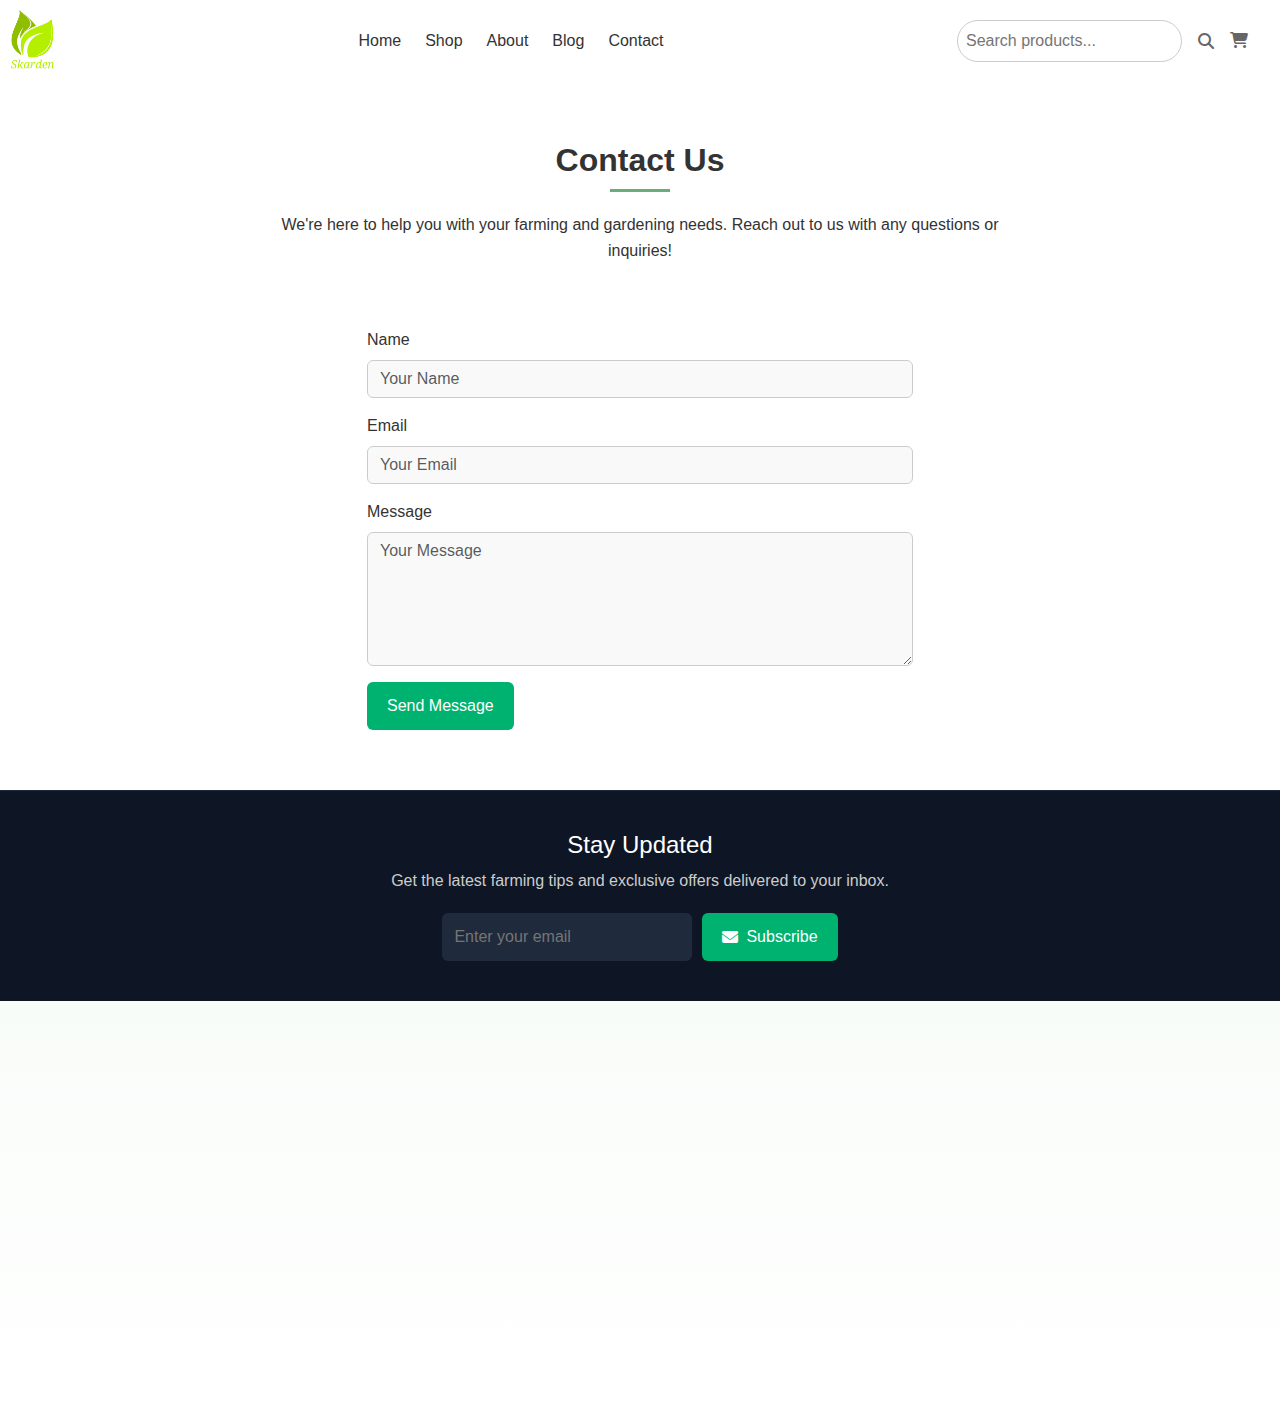
<file: skarden_main/app/UI/html/contact.html>
<!DOCTYPE html>
<html lang="en">

<head>
    <meta charset="UTF-8">
    <meta name="viewport" content="width=device-width, initial-scale=1.0">
    <link rel="icon" href="/skarden_main/app/UI/icon/png/prim1.1nbg.png">
    <title>Contact Us | Skarden</title>
    <link href="https://cdn.jsdelivr.net/npm/bootstrap@5.3.3/dist/css/bootstrap.min.css" rel="stylesheet">
    <link href="https://cdnjs.cloudflare.com/ajax/libs/font-awesome/6.5.0/css/all.min.css" rel="stylesheet">
    <link rel="stylesheet" href="/skarden_main/app/UI/css/contact.css">
</head>

<body>

    <!-- Nav -->
        <nav class="navbar">
            <a href="../../../../index.html"><img src="/skarden_main/app/UI/icon/png/prim1.1nbg.png" style="width: 65px;"></a>
            <ul class="nav-links">
                <li><a href="../../../../index.html">Home</a></li>
                <li class="dropdown">
                    <a href="marketpage.html" class="dropbtn">Shop</a>
                    <div class="dropdown-content">
                        <a href="#">Plants</a>
                        <a href="#">Tools</a>
                        <a href="#">Seeds</a>
                    </div>
                </li>
                <li><a href="about.html">About</a></li>
                <li><a href="blog.html">Blog</a></li>
                <li><a href="contact.html">Contact</a></li>
            </ul>
            <div class="search-cart">
                <input type="search" placeholder="Search products..."><i class="fas fa-search"></i>
                <a href="#"><i class="fas fa-shopping-cart"></i></a>
            </div>
        </nav>

    <!-- Contact Section -->
    <section class="contact-section">
        <div class="container">
            <div class="row justify-content-center">
                <div class="col-lg-8 text-center">
                    <h2>Contact Us</h2>
                    <div class="highlight"></div>
                    <p>We're here to help you with your farming and gardening needs. Reach out to us with any questions
                        or inquiries!</p>
                </div>
            </div>
            <div class="row justify-content-center mt-5">
                <div class="col-lg-6">
                    <form id="contactForm" class="contact-form">
                        <div class="mb-3">
                            <label for="name" class="form-label">Name</label>
                            <input type="text" class="form-control" id="name" placeholder="Your Name" required>
                        </div>
                        <div class="mb-3">
                            <label for="email" class="form-label">Email</label>
                            <input type="email" class="form-control" id="email" placeholder="Your Email" required>
                        </div>
                        <div class="mb-3">
                            <label for="message" class="form-label">Message</label>
                            <textarea class="form-control" id="message" rows="5" placeholder="Your Message"
                                required></textarea>
                        </div>
                        <button type="submit" class="btn btn-success">Send Message</button>
                    </form>
                </div>
            </div>
        </div>
    </section>

    <section class="subscribe-section">
        <div class="subs-content">
            <h3>Stay Updated</h3>
            <p>Get the latest farming tips and exclusive offers delivered to your inbox.</p>
            <form class="subscribe-form">
                <input type="email" placeholder="Enter your email">
                <button type="submit"><i class="fas fa-envelope"></i> Subscribe</button>
            </form>
        </div>
    </section>

    <div class="main-footer">
        <div class="footer-content">
            <div class="footer-column">
                <div class="footer-column-img">
                    <img src="/skarden_main/app/UI/icon/png/whitegrayscale.png" style="width: 70%;">
                </div>
            </div>
            <div class="footer-column">
                <h2 class="logo">Skarden</h2>
                <p>Your trusted partner in building productive, flourishing farms. Quality supplies for every farming
                    journey.
                </p>
                <div class="social-icons">
                    <a href="#"><i class="fab fa-facebook-f"></i></a>
                    <a href="#"><i class="fab fa-x-twitter"></i></a>
                    <a href="#"><i class="fab fa-instagram"></i></a>
                    <a href="#"><i class="fab fa-whatsapp"></i></a>
                </div>
            </div>

            <div class="footer-column">
                <h3>Quick Links</h3>
                <ul>
                    <li><a href="about.html">About Us</a></li>
                    <li><a href="contact.html">Contact</a></li>
                    <li><a href="faq.html">FAQ</a></li>
                    <li><a href="shipping.html">Shipping Info</a></li>
                    <li><a href="return.html">Returns</a></li>
                </ul>
            </div>

            <div class="footer-column">
                <h3>Categories</h3>
                <ul>
                    <li><a href="#">Seeds & Bulbs</a></li>
                    <li><a href="#">Garden Tools</a></li>
                    <li><a href="#">Fertilizers</a></li>
                    <li><a href="#">Pots & Planters</a></li>
                    <li><a href="#">Live Plants</a></li>
                </ul>
            </div>
        </div>

        <div class="footer-bottom">
            <p>© 2025 Skarden. All rights reserved.</p>
            <div class="footer-links">
                <a href="#">Privacy Policy</a>
                <a href="#">Terms of Service</a>
                <a href="#">Cookie Policy</a>
            </div>
        </div>
    </div>

    <script>
        const originalTitle = document.title;
        const hiddenTitle = "Sleeping... 😴😴";

        document.addEventListener("visibilitychange", () => {
            if (document.hidden) {
                document.title = hiddenTitle;
            } else {
                document.title = originalTitle;
            }
        });
    </script>


    <script src="https://cdn.jsdelivr.net/npm/bootstrap@5.3.3/dist/js/bootstrap.bundle.min.js"></script>
    <script src="/skarden_main/app/UI/js/contact.js"></script>
</body>

</html>
</file>
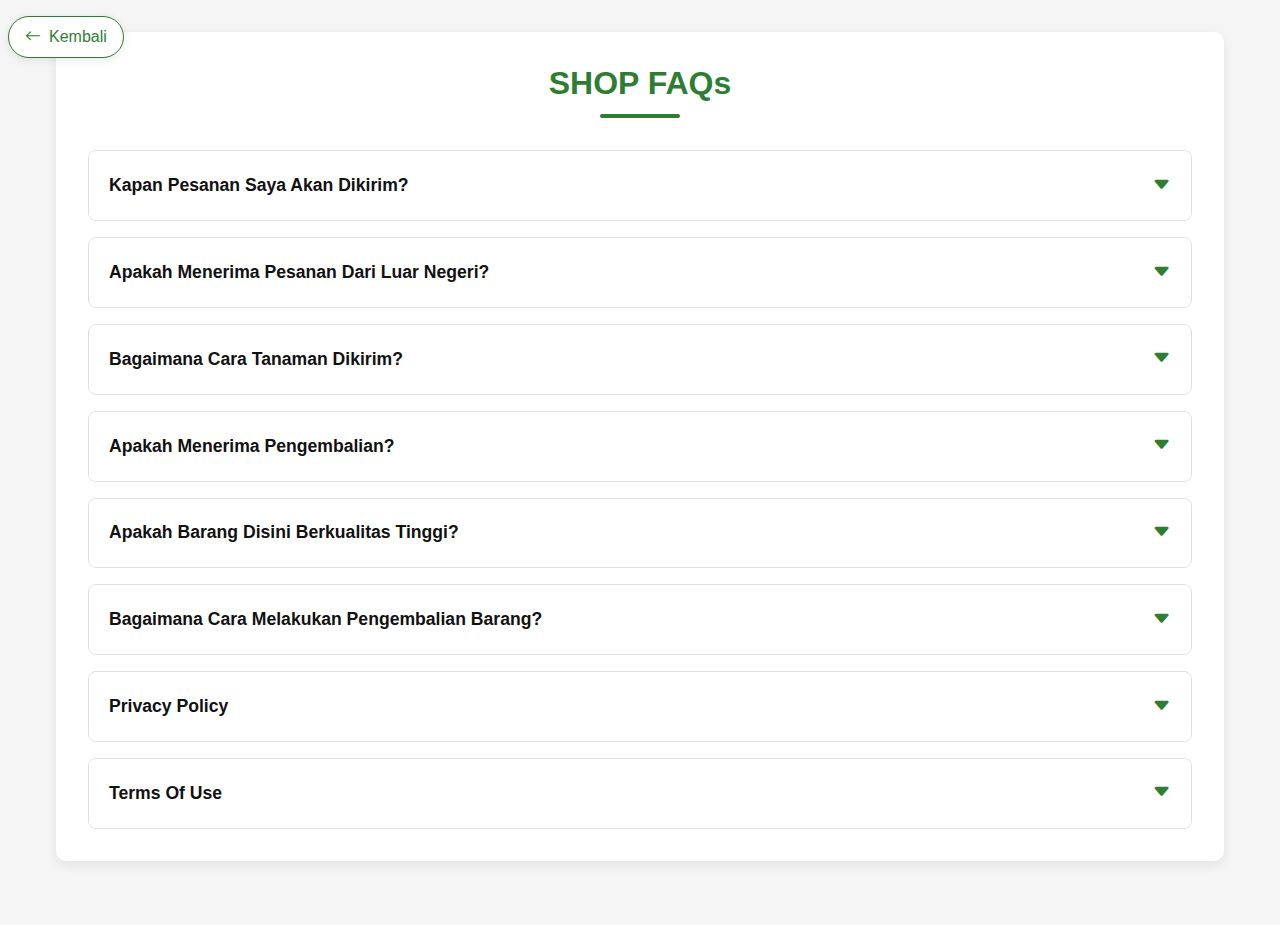
<file: skarden_main/app/UI/html/faq.html>
<!DOCTYPE html>
<html lang="en">

<head>
  <meta charset="UTF-8" />
  <meta name="viewport" content="width=device-width, initial-scale=1.0, maximum-scale=2.0, user-scalable=no" />
  <link rel="stylesheet" href="https://cdn.jsdelivr.net/npm/bootstrap@5.3.0/dist/css/bootstrap.min.css" />
  <link rel="stylesheet" href="https://cdn.jsdelivr.net/npm/bootstrap-icons@1.13.1/font/bootstrap-icons.min.css" />
  <title>Skarden | FAQs</title>
  <link rel="stylesheet" href="/skarden_main/app/UI/css/faq.css">
</head>

<body>

  <button class="back-button" onclick="history.back()">
    <i class="bi bi-arrow-left"></i> Kembali
  </button>

  <div class="container">
    <section class="faq">
      <h1>SHOP FAQs</h1>
      <div class="pertanyaan">
        <div class="quest">
          <div class="quest-header">
            <h3>Kapan Pesanan Saya Akan Dikirim?</h3>
            <i class="bi bi-caret-down-fill"></i>
          </div>
          <p>
            Pesanan akan diproses setelah pembayaran dikonfirmasi. Setelah itu, kami akan mengemas dan menyerahkannya ke
            kurir. Waktu pengiriman tergantung opsi yang dipilih:
            <br>
            - Standar: 5–7 hari
            <br>
            - Express: 2–3 hari
            <br>
            - Overnight: 24 jam
            <br>
            Nomor pelacakan akan dikirim setelah pesanan dikirim.
          </p>
        </div>
        <div class="quest">
          <div class="quest-header">
            <h3>Apakah Menerima Pesanan Dari Luar Negeri?</h3>
            <i class="bi bi-caret-down-fill"></i>
          </div>
          <p>
            Ya, Kami menerima pesanan dari luar negeri, namun biaya pengiriman mungkin akan lebih tinggi dan waktu
            pengiriman juga akan lebih lama
            tergantung lokasi. silahkan hubungi customers service kami untuk informasi lebih lanjut.
          </p>
        </div>
        <div class="quest">
          <div class="quest-header">
            <h3>Bagaimana Cara Tanaman Dikirim?</h3>
            <i class="bi bi-caret-down-fill"></i>
          </div>
          <p>
            Tanaman akan dikirim oleh jasa pengiriman yang sudah berafiliasi dengan kami. Kami juga memastikan
            tanaman/barang dikemas dengan aman,
            kami juga akan memberikan petunjuk perawatan yang diperlukan untuk memastikan tanaman tetap sehat dan
            berkualitas.

          </p>
        </div>
        <div class="quest">
          <div class="quest-header">
            <h3>Apakah Menerima Pengembalian?</h3>
            <i class="bi bi-caret-down-fill"></i>
          </div>
          <p>
            Ya, kami menerima pengembalian barang dengan beberapa ketentuan. Jika Anda tidak puas dengan pembelian Anda,
            Anda dapat mengembalikan barang dalam waktu maksimal 30 hari setelah barang diterima.
            <br>
            <b>• Agar pengembalian dapat diproses, pastikan:</b>
            <br>
            - Barang dalam kondisi yang sama seperti saat diterima
            <br>
            - Tag, label, dan aksesoris masih lengkap
            <br>
            - Barang belum digunakan atau dicuci
            <br>
            - Bukti pembelian tersedia dan dalam kondisi baik
            <br>
            - Pengiriman pengembalian dilakukan dengan metode yang bisa dilacak
            <br>
            Setelah barang dikirim kembali dan diverifikasi oleh tim kami, pengembalian dana akan diproses dalam 5–7
            hari melalui metode pembayaran awal yang Anda gunakan.
            <br>
            Untuk memulai proses pengembalian, Anda dapat menghubungi Customer Service kami dan mengisi formulir
            pengembalian yang tersedia.
          </p>
        </div>
        <div class="quest">
          <div class="quest-header">
            <h3>Apakah Barang Disini Berkualitas Tinggi?</h3>
            <i class="bi bi-caret-down-fill"></i>
          </div>
          <p>
            Lorem ipsum dolor, sit amet consectetur adipisicing elit. Minima qui
            distinctio eos quas tenetur laboriosam? Facere, accusamus obcaecati
            veniam eius voluptatum dignissimos a animi nemo dolorum nam atque
            necessitatibus inventore!
          </p>
        </div>
        <div class="quest">
          <div class="quest-header">
            <h3>Bagaimana Cara Melakukan Pengembalian Barang?</h3>
            <i class="bi bi-caret-down-fill"></i>
          </div>
          <p>
            <b>Untuk melakukan pengembalian barang, silakan ikuti langkah-langkah berikut:</b>
            <br>
            <b>1.</b> Hubungi Customer Service
            <br>
            Hubungi tim Customer Service kami melalui email atau telepon untuk menginformasikan permintaan pengembalian.
            Siapkan nomor pesanan Anda agar proses lebih cepat.
            <br>
            <b>2.</b> Isi Formulir Pengembalian
            <br>
            Lengkapi formulir pengembalian yang tersedia di halaman pengembalian dengan nomor pesanan, email, alasan
            pengembalian, dan detail tambahan jika diperlukan.
            <br>
            <b>3.</b> Kirim Barang ke Alamat Pengembalian
            <br>
            Kemas ulang barang menggunakan kemasan asli beserta tag dan aksesoris. Kirim menggunakan jasa pengiriman
            yang menyediakan nomor pelacakan.
            <br>
            <b>4.</b> Tunggu Verifikasi
            <br>
            Setelah barang kami terima, tim kami akan melakukan pengecekan. Jika barang memenuhi syarat, pengembalian
            dana akan diproses dalam 5–7 hari.
            <br>
            Anda juga dapat mengupload foto pendukung secara opsional untuk mempercepat proses pengecekan.
          </p>
        </div>
        <div class="quest">
          <div class="quest-header">
            <h3>Privacy Policy</h3>
            <i class="bi bi-caret-down-fill"></i>
          </div>
          <p>
            Dengan menggunakan Smart Farm, Anda menyetujui kebijakan privasi kami yang menjaga informasi Anda aman dan
            rahasia, serta syarat layanan yang meliputi penggunaan sah, tanggung jawab akun, dan pembatasan tanggung
            jawab kami. Hubungi kami jika ada pertanyaan.
          </p>
        </div>
        <div class="quest">
          <div class="quest-header">
            <h3>Terms Of Use</h3>
            <i class="bi bi-caret-down-fill"></i>
          </div>
          <p>
            Dengan menggunakan Smart Farm, Anda setuju untuk menggunakan layanan secara sah, menjaga keamanan akun Anda,
            dan memahami bahwa kami tidak bertanggung jawab atas kerugian yang timbul dari penggunaan layanan. Hubungi
            kami jika ada pertanyaan.
          </p>
        </div>
      </div>
    </section>
  </div>

  <script>
    const questHeaders = document.querySelectorAll('.quest-header');
    questHeaders.forEach(header => {
      header.addEventListener('click', () => {
        const quest = header.parentElement;
        const paragraph = quest.querySelector('p');
        const icon = header.querySelector('i');

        paragraph.style.display = paragraph.style.display === "block" ? "none" : "block";

        icon.classList.toggle('open');

        questHeaders.forEach(otherHeader => {
          if (otherHeader !== header) {
            const otherQuest = otherHeader.parentElement;
            const otherParagraph = otherQuest.querySelector('p');
            const otherIcon = otherHeader.querySelector('i');

            otherParagraph.style.display = "none";
            otherIcon.classList.remove('open');
          }
        });
      });
    });
  </script>
</body>

</html>
</file>
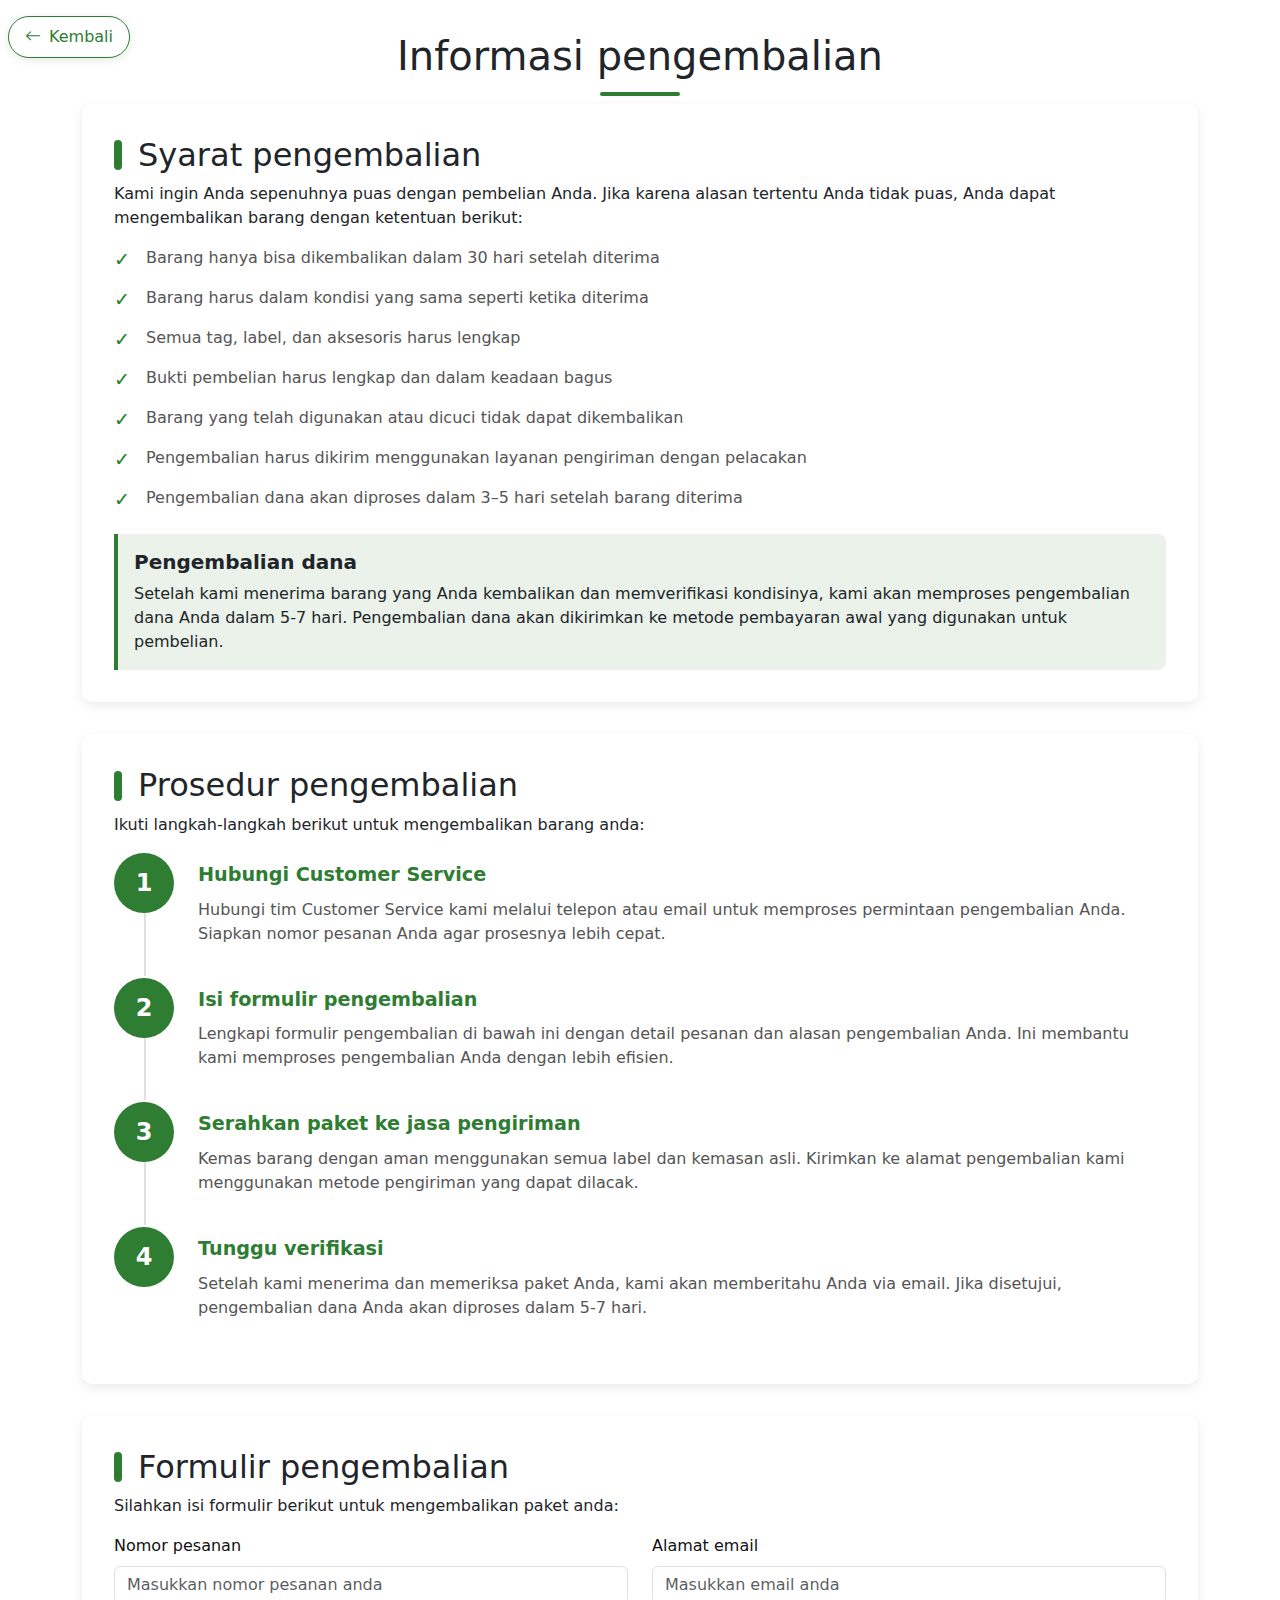
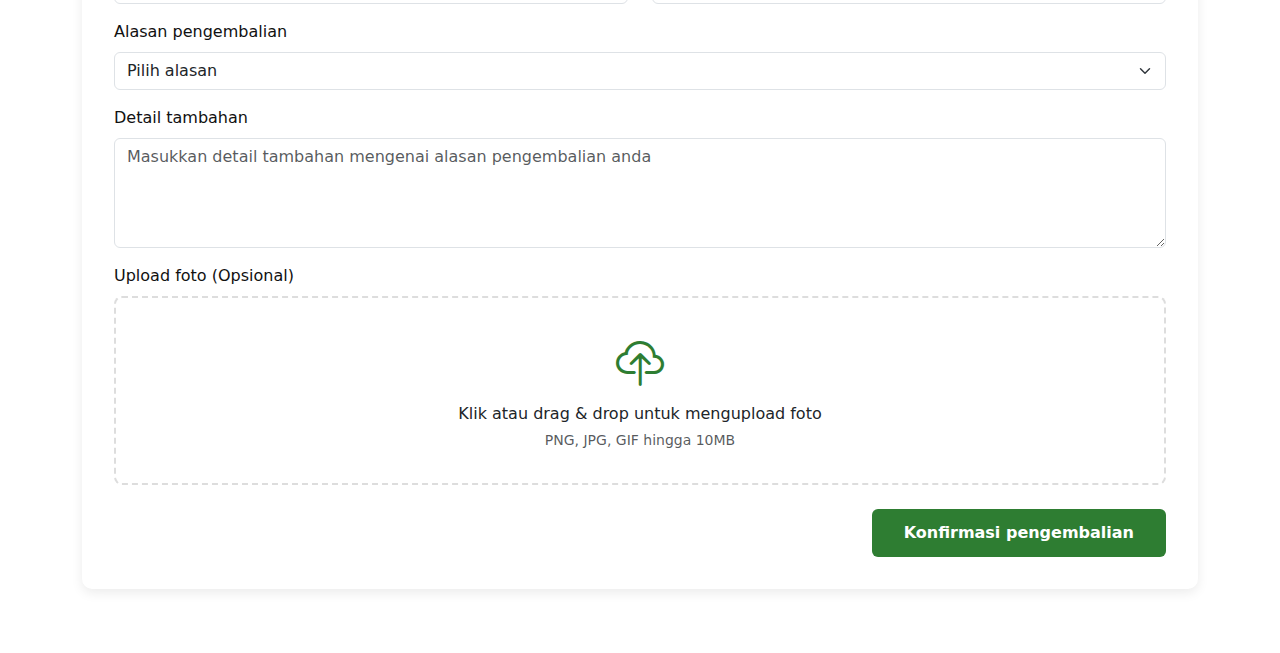
<file: skarden_main/app/UI/html/return.html>
<!DOCTYPE html>
<html lang="en">

<head>
    <meta charset="UTF-8">
    <meta name="viewport" content="width=device-width, initial-scale=1.0">
    <link rel="icon" href="/skarden_main/app/UI/icon/png/prim1.1nbg.png">
    <title>Skarden | Return</title>
    <link rel="stylesheet" href="/skarden_main/app/UI/css/return.css">
    <link href="https://cdn.jsdelivr.net/npm/bootstrap@5.3.0/dist/css/bootstrap.min.css" rel="stylesheet">
    <link rel="stylesheet" href="https://cdn.jsdelivr.net/npm/bootstrap-icons@1.10.0/font/bootstrap-icons.css">
</head>

<body>
    <div class="container">
        <h1>Informasi pengembalian</h1>

        <button class="back-button" onclick="history.back()">
            <i class="bi bi-arrow-left"></i> Kembali
        </button>

        <!-- Return Policy -->
        <div class="section-card">
            <h2>Syarat pengembalian</h2>
            <p>
                Kami ingin Anda sepenuhnya puas dengan pembelian Anda. Jika karena alasan tertentu Anda tidak puas, Anda
                dapat mengembalikan barang dengan ketentuan berikut:</p>

            <ul class="policy-list">
                <li>Barang hanya bisa dikembalikan dalam 30 hari setelah diterima</li>
                <li>Barang harus dalam kondisi yang sama seperti ketika diterima</li>
                <li>Semua tag, label, dan aksesoris harus lengkap</li>
                <li>Bukti pembelian harus lengkap dan dalam keadaan bagus</li>
                <li>Barang yang telah digunakan atau dicuci tidak dapat dikembalikan</li>
                <li>Pengembalian harus dikirim menggunakan layanan pengiriman dengan pelacakan</li>
                <li>Pengembalian dana akan diproses dalam 3–5 hari setelah barang diterima</li>
            </ul>

            <div class="policy-highlight">
                <h5 class="fw-bold text-dark">Pengembalian dana</h5>
                <p class="mb-0">Setelah kami menerima barang yang Anda kembalikan dan memverifikasi kondisinya, kami
                    akan memproses pengembalian dana Anda dalam 5-7 hari. Pengembalian dana akan dikirimkan ke metode
                    pembayaran awal yang digunakan untuk pembelian.</p>
            </div>
        </div>

        <!-- Return Procedure -->
        <div class="section-card">
            <h2>Prosedur pengembalian</h2>
            <p>Ikuti langkah-langkah berikut untuk mengembalikan barang anda:</p>

            <div class="procedure-step">
                <div class="step-number">1</div>
                <div class="step-content">
                    <div class="step-title">Hubungi Customer Service</div>
                    <div class="step-description">Hubungi tim Customer Service kami melalui telepon atau email untuk
                        memproses permintaan pengembalian Anda. Siapkan nomor pesanan Anda agar prosesnya lebih cepat.
                    </div>
                </div>
            </div>

            <div class="procedure-step">
                <div class="step-number">2</div>
                <div class="step-content">
                    <div class="step-title">Isi formulir pengembalian</div>
                    <div class="step-description">Lengkapi formulir pengembalian di bawah ini dengan detail pesanan dan
                        alasan pengembalian Anda. Ini membantu kami memproses pengembalian Anda dengan lebih efisien.
                    </div>
                </div>
            </div>

            <div class="procedure-step">
                <div class="step-number">3</div>
                <div class="step-content">
                    <div class="step-title">Serahkan paket ke jasa pengiriman</div>
                    <div class="step-description">Kemas barang dengan aman menggunakan semua label dan kemasan asli.
                        Kirimkan ke alamat pengembalian kami menggunakan metode pengiriman yang dapat dilacak.</div>
                </div>
            </div>

            <div class="procedure-step">
                <div class="step-number">4</div>
                <div class="step-content">
                    <div class="step-title">Tunggu verifikasi</div>
                    <div class="step-description">Setelah kami menerima dan memeriksa paket Anda, kami akan memberitahu
                        Anda via email. Jika disetujui, pengembalian dana Anda akan diproses dalam 5-7 hari.</div>
                </div>
            </div>
        </div>

        <!-- Return Form -->
        <div class="section-card">
            <h2>Formulir pengembalian</h2>
            <p>Silahkan isi formulir berikut untuk mengembalikan paket anda:</p>

            <form id="return-form">
                <div class="row">
                    <div class="col-md-6 mb-3">
                        <label for="orderNumber" class="form-label">Nomor pesanan</label>
                        <input type="text" class="form-control" id="orderNumber"
                            placeholder="Masukkan nomor pesanan anda" required>
                    </div>
                    <div class="col-md-6 mb-3">
                        <label for="email" class="form-label">Alamat email</label>
                        <input type="email" class="form-control" id="email" placeholder="Masukkan email anda" required>
                    </div>
                </div>

                <div class="mb-3">
                    <label for="reason" class="form-label">Alasan pengembalian</label>
                    <select class="form-select" id="reason" required>
                        <option value="" selected disabled>Pilih alasan</option>
                        <option value="wrong-item">Barang yang diterima salah</option>
                        <option value="damaged">Kemasan rusak</option>
                        <option value="defective">Barang cacat</option>
                        <option value="not-as-described">Barang tidak sesuai deskripsi</option>
                        <option value="changed-mind">Saya berubah pikiran</option>
                        <option value="other">Lainnya</option>
                    </select>
                </div>

                <div class="mb-3">
                    <label for="description" class="form-label">Detail tambahan</label>
                    <textarea class="form-control" id="description" rows="4"
                        placeholder="Masukkan detail tambahan mengenai alasan pengembalian anda"></textarea>
                </div>

                <div class="mb-4">
                    <label class="form-label">Upload foto (Opsional)</label>
                    <div class="image-upload" onclick="document.getElementById('image-upload').click()">
                        <i class="bi bi-cloud-upload"></i>
                        <p class="mb-0">Klik atau drag & drop untuk mengupload foto</p>
                        <p class="form-text mb-0">PNG, JPG, GIF hingga 10MB</p>
                        <input type="file" id="image-upload" accept="image/*" style="display: none;">
                    </div>
                    <div id="file-name" class="mt-2 text-success" style="display: none;">
                        <i class="bi bi-check-circle-fill"></i> <span></span>
                    </div>
                </div>

                <div class="d-grid gap-2 d-md-flex justify-content-md-end">
                    <button type="submit" class="btn-submitretrn">Konfirmasi pengembalian</button>
                </div>
            </form>
        </div>
    </div>

    <script src="https://cdn.jsdelivr.net/npm/bootstrap@5.3.0/dist/js/bootstrap.bundle.min.js"></script>

    <script>
        document.getElementById('image-upload').addEventListener('change', function () {
            const fileName = this.files[0]?.name;
            if (fileName) {
                document.getElementById('file-name').querySelector('span').textContent = fileName;
                document.getElementById('file-name').style.display = 'block';
            } else {
                document.getElementById('file-name').style.display = 'none';
            }
        });

        document.getElementById('return-form').addEventListener('submit', function (e) {
            e.preventDefault();

            alert('Your return request has been submitted successfully! We will process it within 1-2 business days.');
            this.reset();
            document.getElementById('file-name').style.display = 'none';
        });
    </script>

        <script>
        const originalTitle = document.title;
        const hiddenTitle = "Sleeping... 😴😴";

        document.addEventListener("visibilitychange", () => {
            if (document.hidden) {
                document.title = hiddenTitle;
            } else {
                document.title = originalTitle;
            }
        });
    </script>
</body>

</html>
</file>
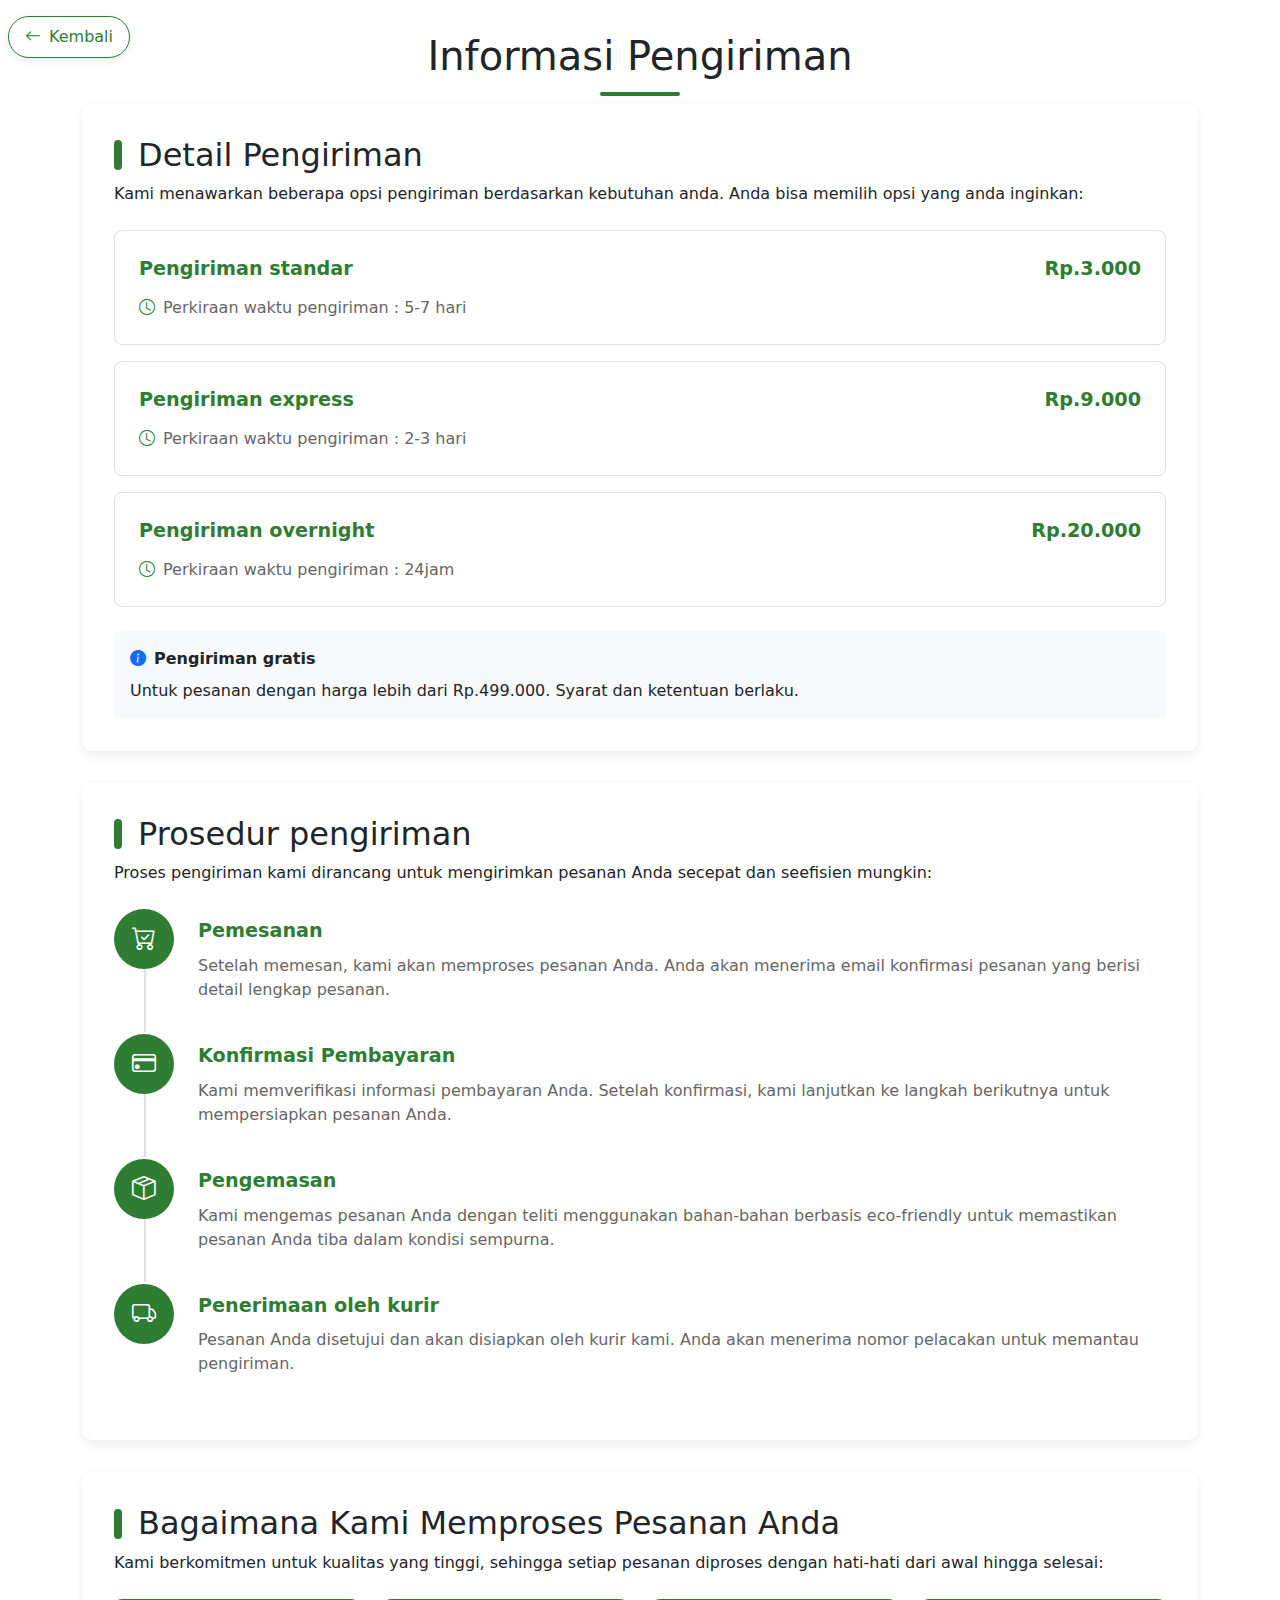
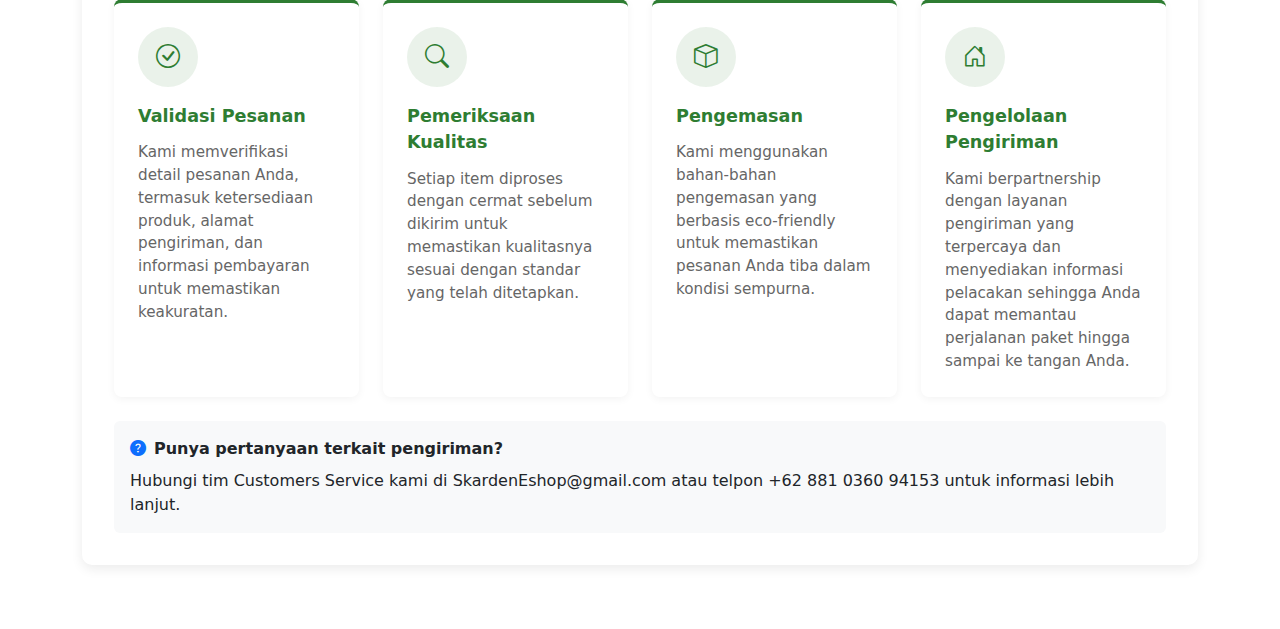
<file: skarden_main/app/UI/html/shipping.html>
<!DOCTYPE html>
<html lang="en">

<head>
    <meta charset="UTF-8">
    <meta name="viewport" content="width=device-width, initial-scale=1.0">
    <link rel="icon" href="/skarden_main/app/UI/icon/png/prim1.1nbg.png">
    <title>Skarden | Shipping Info</title>
    <link rel="stylesheet" href="/skarden_main/app/UI/css/shipping.css">
    <link href="https://cdn.jsdelivr.net/npm/bootstrap@5.3.0/dist/css/bootstrap.min.css" rel="stylesheet">
    <link rel="stylesheet" href="https://cdn.jsdelivr.net/npm/bootstrap-icons@1.10.0/font/bootstrap-icons.css">
</head>

<body>

    <div class="container">

        <h1>Informasi Pengiriman</h1>

        <button class="back-button" onclick="history.back()">
            <i class="bi bi-arrow-left"></i> Kembali
        </button>

        <!-- Shipping Details -->
        <div class="section-card">
            <h2>Detail Pengiriman</h2>
            <p class="mb-4">Kami menawarkan beberapa opsi pengiriman berdasarkan kebutuhan anda. Anda bisa memilih opsi yang anda inginkan:</p>

            <div class="shipping-option">
                <div class="shipping-option-header">
                    <div class="shipping-option-title">Pengiriman standar</div>
                    <div class="shipping-option-price">Rp.3.000</div>
                </div>
                <div class="shipping-option-details">
                    <i class="bi bi-clock"></i>
                    <span>Perkiraan waktu pengiriman : 5-7 hari</span>
                </div>
            </div>

            <div class="shipping-option">
                <div class="shipping-option-header">
                    <div class="shipping-option-title">Pengiriman express</div>
                    <div class="shipping-option-price">Rp.9.000</div>
                </div>
                <div class="shipping-option-details">
                    <i class="bi bi-clock"></i>
                    <span>Perkiraan waktu pengiriman : 2-3 hari</span>
                </div>
            </div>

            <div class="shipping-option">
                <div class="shipping-option-header">
                    <div class="shipping-option-title">Pengiriman overnight</div>
                    <div class="shipping-option-price">Rp.20.000</div>
                </div>
                <div class="shipping-option-details">
                    <i class="bi bi-clock"></i>
                    <span>Perkiraan waktu pengiriman : 24jam</span>
                </div>
            </div>

            <div class="mt-4 p-3 bg-light rounded">
                <div class="d-flex align-items-center">
                    <i class="bi bi-info-circle-fill text-primary me-2"></i>
                    <span class="fw-bold">Pengiriman gratis</span>
                </div>
                <p class="mt-2 mb-0">Untuk pesanan dengan harga lebih dari Rp.499.000. Syarat dan ketentuan berlaku.</p>
            </div>
        </div>

        <!-- Shipping Procedure -->
        <div class="section-card">
            <h2>Prosedur pengiriman</h2>
            <p class="mb-4">Proses pengiriman kami dirancang untuk mengirimkan pesanan Anda secepat dan seefisien mungkin:</p>

            <div class="procedure-step">
                <div class="step-icon">
                    <i class="bi bi-cart-check"></i>
                </div>
                <div class="step-content">
                    <div class="step-title">Pemesanan</div>
                    <div class="step-description">Setelah memesan, kami akan memproses pesanan Anda. Anda akan menerima email konfirmasi pesanan yang berisi detail lengkap pesanan.</div>
                </div>
            </div>

            <div class="procedure-step">
                <div class="step-icon">
                    <i class="bi bi-credit-card"></i>
                </div>
                <div class="step-content">
                    <div class="step-title">Konfirmasi Pembayaran</div>
                    <div class="step-description">Kami memverifikasi informasi pembayaran Anda. Setelah konfirmasi, kami
                        lanjutkan ke langkah berikutnya untuk mempersiapkan pesanan Anda.</div>
                </div>
            </div>

            <div class="procedure-step">
                <div class="step-icon">
                    <i class="bi bi-box-seam"></i>
                </div>
                <div class="step-content">
                    <div class="step-title">Pengemasan</div>
                    <div class="step-description">Kami mengemas pesanan Anda dengan teliti menggunakan bahan-bahan berbasis eco-friendly untuk memastikan pesanan Anda tiba dalam kondisi sempurna.</div>
                </div>
            </div>

            <div class="procedure-step">
                <div class="step-icon">
                    <i class="bi bi-truck"></i>
                </div>
                <div class="step-content">
                    <div class="step-title">Penerimaan oleh kurir</div>
                    <div class="step-description">Pesanan Anda disetujui dan akan disiapkan oleh kurir kami. Anda akan menerima nomor pelacakan untuk memantau pengiriman.</div>
                </div>
            </div>
        </div>

        <!-- ordwer process -->
        <div class="section-card">
            <h2>Bagaimana Kami Memproses Pesanan Anda</h2>
            <p class="mb-4">Kami berkomitmen untuk kualitas yang tinggi, sehingga setiap pesanan diproses dengan hati-hati dari awal hingga selesai:</p>

            <div class="row g-4">
                <div class="col-md-6 col-lg-3">
                    <div class="process-card">
                        <div class="process-icon">
                            <i class="bi bi-check-circle"></i>
                        </div>
                        <div class="process-title">Validasi Pesanan</div>
                        <div class="process-description">Kami memverifikasi detail pesanan Anda, termasuk ketersediaan produk, alamat pengiriman, dan informasi pembayaran untuk memastikan keakuratan.</div>
                    </div>
                </div>

                <div class="col-md-6 col-lg-3">
                    <div class="process-card">
                        <div class="process-icon">
                            <i class="bi bi-search"></i>
                        </div>
                        <div class="process-title">Pemeriksaan Kualitas</div>
                        <div class="process-description">Setiap item diproses dengan cermat sebelum dikirim untuk memastikan kualitasnya sesuai dengan standar yang telah ditetapkan.</div>
                    </div>
                </div>

                <div class="col-md-6 col-lg-3">
                    <div class="process-card">
                        <div class="process-icon">
                            <i class="bi bi-box"></i>
                        </div>
                        <div class="process-title">Pengemasan</div>
                        <div class="process-description">Kami menggunakan bahan-bahan pengemasan yang berbasis eco-friendly untuk memastikan pesanan Anda tiba dalam kondisi sempurna.</div>
                    </div>
                </div>

                <div class="col-md-6 col-lg-3">
                    <div class="process-card">
                        <div class="process-icon">
                            <i class="bi bi-house-door"></i>
                        </div>
                        <div class="process-title">Pengelolaan Pengiriman</div>
                        <div class="process-description">Kami berpartnership dengan layanan pengiriman yang terpercaya dan menyediakan informasi pelacakan sehingga Anda dapat memantau perjalanan paket hingga sampai ke tangan Anda.</div>
                    </div>
                </div>
            </div>

            <div class="mt-4 p-3 bg-light rounded">
                <div class="d-flex align-items-center">
                    <i class="bi bi-question-circle-fill text-primary me-2"></i>
                    <span class="fw-bold">Punya pertanyaan terkait pengiriman?</span>
                </div>
                <p class="mt-2 mb-0">Hubungi tim Customers Service kami di SkardenEshop@gmail.com atau telpon +62 881 0360 94153 untuk
                    informasi lebih lanjut.</p>
            </div>
        </div>
    </div>

    <script src="https://cdn.jsdelivr.net/npm/bootstrap@5.3.0/dist/js/bootstrap.bundle.min.js"></script>

    <script>
        document.querySelectorAll('.shipping-option').forEach(option => {
            option.addEventListener('click', function () {

                document.querySelectorAll('.shipping-option').forEach(opt => {
                    opt.style.backgroundColor = '';
                    opt.style.borderColor = '#e0e0e0';
                });

                this.style.backgroundColor = 'rgba(46, 125, 50, 0.05)';
                this.style.borderColor = 'var(--dark-green)';
            });
        });
    </script>

    
    <script>
        const originalTitle = document.title;
        const hiddenTitle = "Sleeping... 😴😴";

        document.addEventListener("visibilitychange", () => {
            if (document.hidden) {
                document.title = hiddenTitle;
            } else {
                document.title = originalTitle;
            }
        });
    </script>
</body>

</html>
</file>
<file: skarden_main/app/UI/css/contact.css>
@import url('https://fonts.googleapis.com/css2?family=Quicksand:wght@300..700&display=swap');
@import url('https://fonts.googleapis.com/css2?family=Poppins:wght@400;500;700&display=swap');

* {
    box-sizing: border-box;
    margin: 0;
    padding: 0;
}

body {
    background: linear-gradient(to bottom, #e8f5e9, #ffffff);
    color: #333;
    font-family: Segoe UI, sans-serif;
}

body::-webkit-scrollbar {
    display: none;
}

 .navbar-container {
       height: auto;
   }

   .navbar-container, .navbar {
       position: relative;
       z-index: 2000;
   }

   .navbar {
       background-color: white;
       display: flex;
       justify-content: space-evenly;
       align-items: center;
       box-shadow: none;
       width: 100%;
       z-index: 1000;
       position: relative;
       transition: background-color 0.3s ease, transform 0.4s ease-out;
   }

   .nav-links {
       list-style: none;
       display: flex;
       justify-content: center;
       align-items: center;
       gap: 1.5rem;
       flex: 2;
       padding: 0;
       margin: 0;
   }

   .nav-links a {
       text-decoration: none;
       color: #333;
       font-family: 'Open Sans', sans-serif;
       transition: color 0.3s;
   }

   .nav-links a:hover {
       color: #8FB299;
       text-decoration: none;
   }

   /* Dropdown Menu */
   .dropdown {
       position: relative;
   }

   .dropdown-content {
       display: block;
       pointer-events: none;
       opacity: 0;
       transform: translateY(10px);
       transition: opacity 0.3s cubic-bezier(.4, 0, .2, 1), transform 0.3s cubic-bezier(.4, 0, .2, 1);
       position: absolute;
       background-color: #4b794e;
       min-width: 160px;
       box-shadow: 0 8px 16px rgba(0, 0, 0, 0.2);
       z-index: 3000;
       border-radius: 5px;
       top: 100%;
       left: 0;
   }

   .dropdown:hover .dropdown-content,
   .dropdown:focus-within .dropdown-content {
       opacity: 1;
       transform: translateY(0);
       pointer-events: auto;
   }

   .dropdown-content a {
       color: #ffffff;
       padding: 12px 16px;
       text-decoration: none;
       display: block;
       font-family: 'Open Sans', sans-serif;
   }

   .dropdown-content a:hover {
       background-color: rgba(255, 255, 255, 0.1);
       color: #8FB299;
   }


   .search-cart {
       display: flex;
       align-items: center;
       gap: 1rem;
       padding-right: 2rem;
   }

   .search-cart input[type="search"] {
       padding: 0.5rem;
       border-radius: 999px;
       border: 1px solid #ccc;
   }

   .search-cart i {
       color: #666;
   }

.contact-section {
    padding: 60px 20px;
    background-color: #fff;
    position: relative;
    z-index: 2;
}

.contact-section h2 {
    font-size: 2rem;
    font-weight: 700;
    margin-bottom: 10px;
}

.contact-section .highlight {
    width: 60px;
    height: 3px;
    background-color: #6BAE75;
    margin: 0 auto 20px;
}

.contact-section p {
    font-size: 1rem;
    line-height: 1.6;
    color: #333;
}

.contact-form .form-control {
    background-color: #f9f9f9;
    border: 1px solid #ccc;
    border-radius: 6px;
}

.contact-form .btn-success {
    background-color: #00b26f;
    border: none;
    padding: 12px 20px;
    border-radius: 6px;
}

.contact-form .btn-success:hover {
    background-color: #009e61;
}

   .subscribe-section {
       position: relative;
       z-index: 2;
       background-color: #0e1625;
       padding: 20px 20px;
       text-align: start;
       border-top: 1px solid #1f2a3c;
   }

   .subs-content {
       max-width: 800px;
       margin: auto;
       color: #fff;
       text-align: center;
       padding: 20px;
   }

   .subscribe-section h3 {
       font-size: 24px;
       margin-bottom: 10px;
   }

   .subscribe-section p {
       color: #ccc;
       margin-bottom: 20px;
   }

   .subscribe-form {
       display: flex;
       justify-content: center;
       flex-wrap: wrap;
       gap: 10px;
   }

   .subscribe-form input[type="email"] {
       padding: 12px;
       border: none;
       border-radius: 6px;
       background-color: #1f2a3c;
       color: #fff;
       width: 250px;
   }

   .subscribe-form button {
       background-color: #00b26f;
       border: none;
       padding: 12px 20px;
       color: #fff;
       border-radius: 6px;
       cursor: pointer;
       display: flex;
       align-items: center;
       gap: 8px;
   }

   .subscribe-form button:hover {
       background-color: #009e61;
   }

   .main-footer {
       position: sticky;
       bottom: 0;
       z-index: 0;
       background-color: #0e1625;
       padding: 40px 20px;
       border-top: 1px solid #1f2a3c;
   }

   .footer-content {
       display: flex;
       flex-wrap: wrap;
       justify-content: space-between;
       max-width: 1200px;
       margin: auto;
   }

   .footer-column {
       flex: 1 1 250px;
       margin: 20px;
   }

   .footer-column-img {
       display: flex;
       align-items: center;
       justify-content: center;
       width: fit-content;
   }

   .footer-column h3,
   .logo {
       color: #fff;
       font-weight: bold;
   }

   .footer-column p {
       color: #ccc;
       margin-top: 10px;
   }

   .footer-column ul {
       list-style: none;
       padding: 0;
   }

   .footer-column ul li {
       margin: 8px 0;
   }

   .footer-column ul li a {
       color: #ccc;
       text-decoration: none;
   }

   .footer-column ul li a:hover {
       color: #4cd964;
   }

   .social-icons a {
       margin-top: 20px;
       display: inline-block;
       margin-right: 10px;
       background-color: #1f2a3c;
       padding: 10px 14px;
       border-radius: 50%;
       color: #ccc;
   }

   .social-icons a:hover {
       background-color: #4cd964;
       color: #fff;
   }

   .footer-bottom {
       border-top: 1px solid #1f2a3c;
       margin-top: 30px;
       padding-top: 20px;
       display: flex;
       justify-content: space-between;
       flex-wrap: wrap;
       max-width: 1200px;
       margin: 30px auto 0;
   }

   .footer-bottom a {
       color: #ccc;
       text-decoration: none;
       margin-left: 15px;
   }

   .footer-bottom p {
       color: #ccc;
   }

   .footer-bottom a:hover {
       color: #4cd964;
   }
</file>
<file: skarden_main/app/UI/css/faq.css>
:root {
    --dark-green: #2e7d32;
    --white: #ffffff;
    --light-gray: #f5f5f5;
    --text-dark: #111;
    --text-medium: #555;
}

* {
    margin: 0;
    padding: 0;
    box-sizing: border-box;
}

body {
    background-color: var(--light-gray);
    font-family: 'Segoe UI', Tahoma, Geneva, Verdana, sans-serif;
    color: var(--text-dark);
    padding: 2rem 0;
}


body::-webkit-scrollbar {
    display: none;
}

.back-button {
    position: absolute;
    top: 1rem;
    left: 0.5rem;
    background-color: var(--white);
    color: var(--dark-green);
    border: 1px solid var(--dark-green);
    border-radius: 30px;
    padding: 0.5rem 1rem;
    font-weight: 500;
    display: flex;
    align-items: center;
    gap: 0.5rem;
    transition: all 0.3s ease;
    box-shadow: 0 2px 8px rgba(0, 0, 0, 0.1);
    z-index: 10;
}

.back-button:hover {
    background-color: var(--dark-green);
    color: var(--white);
    transform: translateY(-2px);
    box-shadow: 0 4px 12px rgba(46, 125, 50, 0.2);
}

.container {
    max-width: 1200px;
    margin: 0 auto;
    padding: 0 1rem;
}

.faq {
    background-color: var(--white);
    border-radius: 10px;
    box-shadow: 0 4px 12px rgba(0, 0, 0, 0.08);
    padding: 2rem;
    margin-bottom: 2rem;
}

h1 {
    color: var(--dark-green);
    font-weight: 700;
    font-size: 2rem;
    margin-bottom: 2rem;
    text-align: center;
    position: relative;
    padding-bottom: 1rem;
}

h1:after {
    content: "";
    position: absolute;
    bottom: 0;
    left: 50%;
    transform: translateX(-50%);
    width: 80px;
    height: 4px;
    background-color: var(--dark-green);
    border-radius: 2px;
}

.pertanyaan {
    display: flex;
    flex-direction: column;
    gap: 1rem;
}

.quest {
    border: 1px solid #e0e0e0;
    border-radius: 8px;
    overflow: hidden;
    transition: all 0.3s ease;
}

.quest:hover {
    box-shadow: 0 4px 8px rgba(0, 0, 0, 0.05);
}

.quest-header {
    display: flex;
    justify-content: space-between;
    align-items: center;
    padding: 1.25rem;
    cursor: pointer;
    background-color: var(--white);
    transition: background-color 0.3s ease;
}

.quest:hover .quest-header {
    background-color: rgba(46, 125, 50, 0.05);
}

.quest h3 {
    font-size: 1.1rem;
    font-weight: 600;
    color: var(--text-dark);
    margin: 0;
    flex: 1;
}

.quest i {
    font-size: 1.2rem;
    color: var(--dark-green);
    transition: transform 0.3s ease;
}

.quest i.open {
    transform: rotate(180deg);
}

.quest p {
    margin: 0;
    padding: 0 1.25rem 1.25rem;
    color: var(--text-medium);
    line-height: 1.6;
    display: none;
    animation: fadeIn 0.3s ease;
}

@keyframes fadeIn {
    from {
        opacity: 0;
        transform: translateY(-10px);
    }

    to {
        opacity: 1;
        transform: translateY(0);
    }
}

.border-bawah {
    display: none;
}

@media (max-width: 768px) {
    .faq {
        padding: 1.5rem;
    }

    h1 {
        font-size: 1.8rem;
    }

    .quest h3 {
        font-size: 1rem;
    }

    .quest-header {
        padding: 1rem;
    }
}
</file>
<file: skarden_main/app/UI/css/return.css>
:root {
     --dark-green: #2e7d32;
     --light-gray: #f5f5f5;
     --text-dark: #111;
     --text-medium: #555;
     --white: #fff;
 }

 body {
     background-color: var(--light-gray);
     font-family: 'Segoe UI', Tahoma, Geneva, Verdana, sans-serif;
     color: var(--text-dark);
     padding-top: 2rem;
     padding-bottom: 2rem;
 }

 .container {
     max-width: 1200px;
     margin: 0 auto;
 }

 .back-button {
     position: absolute;
     top: 1rem;
     left: 0.5rem;
     background-color: var(--white);
     color: var(--dark-green);
     border: 1px solid var(--dark-green);
     border-radius: 30px;
     padding: 0.5rem 1rem;
     font-weight: 500;
     display: flex;
     align-items: center;
     gap: 0.5rem;
     transition: all 0.3s ease;
     box-shadow: 0 2px 8px rgba(0, 0, 0, 0.1);
     z-index: 10;
 }

 .back-button:hover {
     background-color: var(--dark-green);
     color: var(--white);
     transform: translateY(-2px);
     box-shadow: 0 4px 12px rgba(46, 125, 50, 0.2);
 }

 h1 {
     color: var(--dark-green);
     font-weight: 700;
     margin-bottom: 2rem;
     text-align: center;
     position: relative;
     padding-bottom: 1rem;
 }

 h1:after {
     content: "";
     position: absolute;
     bottom: 0;
     left: 50%;
     transform: translateX(-50%);
     width: 80px;
     height: 4px;
     background-color: var(--dark-green);
     border-radius: 2px;
 }

 h2 {
     color: var(--dark-green);
     font-weight: 600;
     margin-bottom: 1.5rem;
     position: relative;
     padding-left: 1.5rem;
 }

 h2:before {
     content: "";
     position: absolute;
     left: 0;
     top: 50%;
     transform: translateY(-50%);
     width: 8px;
     height: 30px;
     background-color: var(--dark-green);
     border-radius: 4px;
 }

 .section-card {
     background-color: white;
     border-radius: 10px;
     box-shadow: 0 4px 12px rgba(0, 0, 0, 0.08);
     padding: 2rem;
     margin-bottom: 2rem;
     transition: transform 0.3s ease;
 }

 .section-card:hover {
     transform: translateY(-5px);
 }

 /* Return Policy */
 .policy-list {
     list-style: none;
     padding-left: 0;
 }

 .policy-list li {
     position: relative;
     padding-left: 2rem;
     margin-bottom: 1rem;
     color: var(--text-medium);
 }

 .policy-list li:before {
     content: "\2713";
     position: absolute;
     left: 0;
     color: var(--dark-green);
     font-weight: bold;
     font-size: 1.2rem;
 }

 .policy-highlight {
     background-color: rgba(46, 125, 50, 0.1);
     border-left: 4px solid var(--dark-green);
     padding: 1rem;
     margin-top: 1.5rem;
     border-radius: 0 8px 8px 0;
 }

 /* Return Procedure */
 .procedure-step {
     display: flex;
     margin-bottom: 2rem;
     position: relative;
 }

 .procedure-step:not(:last-child):after {
     content: "";
     position: absolute;
     top: 50px;
     left: 30px;
     height: calc(100% - 20px);
     width: 2px;
     background-color: #e0e0e0;
 }

 .step-number {
     width: 60px;
     height: 60px;
     background-color: var(--dark-green);
     color: white;
     border-radius: 50%;
     display: flex;
     justify-content: center;
     align-items: center;
     margin-right: 1.5rem;
     flex-shrink: 0;
     font-size: 1.5rem;
     font-weight: bold;
     z-index: 1;
 }

 .step-content {
     padding-top: 0.5rem;
 }

 .step-title {
     font-weight: 600;
     font-size: 1.2rem;
     margin-bottom: 0.5rem;
     color: var(--dark-green);
 }

 .step-description {
     color: var(--text-medium);
 }

 /* Return Form */
 .form-label {
     font-weight: 500;
     color: var(--text-dark);
     margin-bottom: 0.5rem;
 }

 .form-control, .form-select {
     border: 1px solid #ddd;
     border-radius: 6px;
     padding: 0.75rem;
 }

 .form-control:focus, .form-select:focus {
     border-color: var(--dark-green);
     box-shadow: 0 0 0 0.25rem rgba(46, 125, 50, 0.25);
 }

 .form-text {
     color: var(--text-medium);
     font-size: 0.875rem;
 }

 .image-upload {
     border: 2px dashed #ddd;
     border-radius: 8px;
     padding: 2rem;
     text-align: center;
     cursor: pointer;
     transition: all 0.3s ease;
 }

 .image-upload:hover {
     border-color: var(--dark-green);
     background-color: rgba(46, 125, 50, 0.05);
 }

 .image-upload i {
     font-size: 3rem;
     color: var(--dark-green);
     margin-bottom: 1rem;
 }

 .btn-submitretrn {
     background: var(--dark-green);
     color: white;
     border: none;
     padding: 0.75rem 2rem;
     font-weight: 600;
     border-radius: 6px;
     transition: all 0.3s ease;
 }

 .btn-submitretrn:hover {
     background-color: #1b5e20;
     transform: translateY(-2px);
     box-shadow: 0 4px 8px rgba(0, 0, 0, 0.1);
 }

 @media (max-width: 768px) {
     .section-card {
         padding: 1.5rem;
     }

     h1 {
         font-size: 1.8rem;
     }

     h2 {
         font-size: 1.4rem;
     }

     .procedure-step:after {
         left: 25px;
     }

     .step-number {
         width: 50px;
         height: 50px;
         font-size: 1.3rem;
     }
 }
</file>
<file: skarden_main/app/UI/css/shipping.css>
:root {
     --dark-green: #2e7d32;
     --white: #ffffff;
     --light-gray: #f5f5f5;
 }

 @import url('https://fonts.googleapis.com/css2?family=Quicksand:wght@300..700&display=swap" rel="stylesheet');
 @import url('https://fonts.googleapis.com/css2?family=Poppins:wght@400;500;700&display=swap');

 * {
     box-sizing: border-box;
     margin: 0;
     padding: 0;
 }

 body {
     background-color: var(--light-gray);
     font-family: 'Segoe UI', Tahoma, Geneva, Verdana, sans-serif;
     color: #333;
     padding-top: 2rem;
     padding-bottom: 2rem;
 }

 body::-webkit-scrollbar {
     display: none;
 }

 html, body {
     height: auto;

 }


 .container {
     max-width: 1200px;
     margin: 0 auto;
 }


 .back-button {
     position: absolute;
     top: 1rem;
     left: 0.5rem;
     background-color: var(--white);
     color: var(--dark-green);
     border: 1px solid var(--dark-green);
     border-radius: 30px;
     padding: 0.5rem 1rem;
     font-weight: 500;
     display: flex;
     align-items: center;
     gap: 0.5rem;
     transition: all 0.3s ease;
     box-shadow: 0 2px 8px rgba(0, 0, 0, 0.1);
     z-index: 10;
 }

 .back-button:hover {
     background-color: var(--dark-green);
     color: var(--white);
     transform: translateY(-2px);
     box-shadow: 0 4px 12px rgba(46, 125, 50, 0.2);
 }

 h1 {
     color: var(--dark-green);
     font-weight: 700;
     margin-bottom: 2rem;
     text-align: center;
     position: relative;
     padding-bottom: 1rem;
 }

 h1:after {
     content: "";
     position: absolute;
     bottom: 0;
     left: 50%;
     transform: translateX(-50%);
     width: 80px;
     height: 4px;
     background-color: var(--dark-green);
     border-radius: 2px;
 }

 h2 {
     color: var(--dark-green);
     font-weight: 600;
     margin-bottom: 1.5rem;
     position: relative;
     padding-left: 1.5rem;
 }

 h2:before {
     content: "";
     position: absolute;
     left: 0;
     top: 50%;
     transform: translateY(-50%);
     width: 8px;
     height: 30px;
     background-color: var(--dark-green);
     border-radius: 4px;
 }

 .section-card {
     background-color: var(--white);
     border-radius: 10px;
     box-shadow: 0 4px 12px rgba(0, 0, 0, 0.08);
     padding: 2rem;
     margin-bottom: 2rem;
     transition: transform 0.3s ease;
 }

 .section-card:hover {
     transform: translateY(-5px);
 }

 /* Shipping Details */
 .shipping-option {
     border: 1px solid #e0e0e0;
     border-radius: 8px;
     padding: 1.5rem;
     margin-bottom: 1rem;
     transition: all 0.3s ease;
     cursor: pointer;
 }

 .shipping-option:hover {
     border-color: var(--dark-green);
     box-shadow: 0 4px 8px rgba(46, 125, 50, 0.1);
 }

 .shipping-option-header {
     display: flex;
     justify-content: space-between;
     align-items: center;
     margin-bottom: 0.75rem;
 }

 .shipping-option-title {
     font-weight: 600;
     font-size: 1.2rem;
     color: var(--dark-green);
 }

 .shipping-option-price {
     font-weight: 700;
     font-size: 1.2rem;
     color: var(--dark-green);
 }

 .shipping-option-details {
     display: flex;
     align-items: center;
     color: #666;
 }

 .shipping-option-details i {
     margin-right: 0.5rem;
     color: var(--dark-green);
 }

 /* Shipping Procedure */
 .procedure-step {
     display: flex;
     margin-bottom: 2rem;
     position: relative;
 }

 .procedure-step:not(:last-child):after {
     content: "";
     position: absolute;
     top: 50px;
     left: 30px;
     height: calc(100% - 20px);
     width: 2px;
     background-color: #e0e0e0;
 }

 .step-icon {
     width: 60px;
     height: 60px;
     background-color: var(--dark-green);
     color: white;
     border-radius: 50%;
     display: flex;
     justify-content: center;
     align-items: center;
     margin-right: 1.5rem;
     flex-shrink: 0;
     font-size: 1.5rem;
     z-index: 1;
 }

 .step-content {
     padding-top: 0.5rem;
 }

 .step-title {
     font-weight: 600;
     font-size: 1.2rem;
     margin-bottom: 0.5rem;
     color: var(--dark-green);
 }

 .step-description {
     color: #666;
 }

 /* How We Process */
 .process-card {
     background-color: var(--white);
     border-radius: 8px;
     padding: 1.5rem;
     height: 100%;
     box-shadow: 0 2px 8px rgba(0, 0, 0, 0.05);
     transition: all 0.3s ease;
     border-top: 4px solid var(--dark-green);
 }

 .process-card:hover {
     transform: translateY(-5px);
     box-shadow: 0 6px 12px rgba(0, 0, 0, 0.1);
 }

 .process-icon {
     width: 60px;
     height: 60px;
     background-color: rgba(46, 125, 50, 0.1);
     color: var(--dark-green);
     border-radius: 50%;
     display: flex;
     justify-content: center;
     align-items: center;
     margin-bottom: 1rem;
     font-size: 1.5rem;
 }

 .process-title {
     font-weight: 600;
     font-size: 1.1rem;
     margin-bottom: 0.75rem;
     color: var(--dark-green);
 }

 .process-description {
     color: #666;
     font-size: 0.95rem;
 }

 @media (max-width: 768px) {
     .section-card {
         padding: 1.5rem;
     }

     h1 {
         font-size: 1.8rem;
     }

     h2 {
         font-size: 1.4rem;
     }

     .procedure-step:after {
         left: 25px;
     }

     .step-icon {
         width: 50px;
         height: 50px;
         font-size: 1.3rem;
     }
 }
</file>
